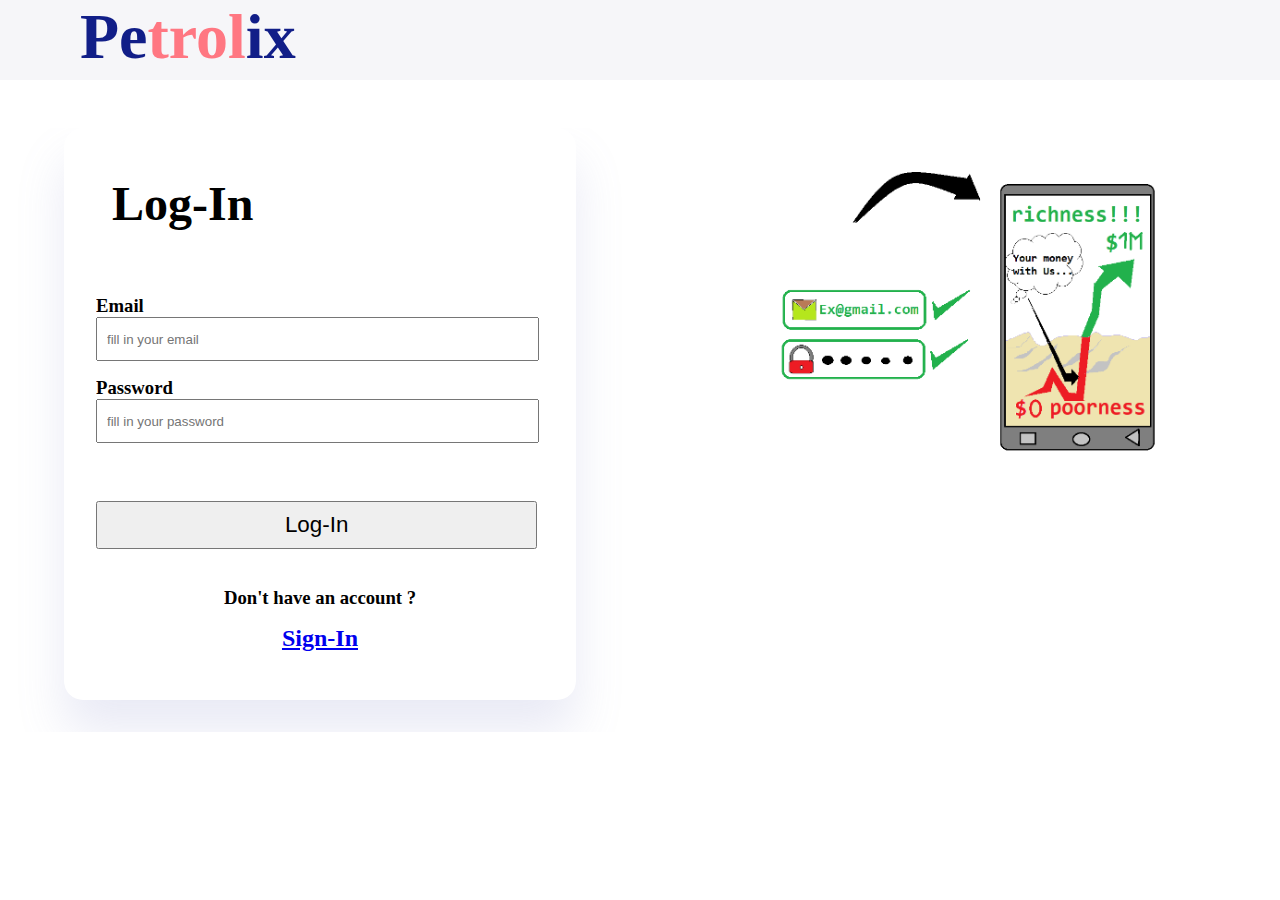
<file: index.html>
<!DOCTYPE html>
<html lang="en">

<head>
    <meta charset="UTF-8">
    <meta http-equiv="X-UA-Compatible" content="IE=edge">
    <meta name="viewport" content="width=device-width, initial-scale=1.0">
    <title>User Log-In</title>
    <link rel="stylesheet" href="./presentation/user_op.css">
    <script src="./treathment/script.js"></script>
</head>

<body onload="start()">
    <div class="container">
        <div class="header_div">
            <div class="header_text">
                <h1 class="petrolix">Pe<span class="danger">trol</span>ix</h1>
            </div>
        </div>
        <div class="main">
            <div class="main_left">
                <div class="popup">
                    <img id="ref_img" src="./presentation/img/failed.png">
                    <h2 id="message">Message !</h2>
                    <p id="message_details">Details about the previous message...</p>
                    <button type="button" id="pop_btn">OK</button>
                </div>
                <div class="sign_in_form">
                    <!--<form name="log_in_form" id="form_inputs" method="post">-->
                    <div class="form_header">
                        <h1>Log-In</h1>
                    </div>
                    <div class="form_body">
                        <h3 for="nexter">Email</h3>
                        <input type="email" name="user_email" id="in_2" required placeholder="fill in your email">
                        <h3 for="nexter">Password</h3>
                        <input type="password" name="user_password" id="in_3" required placeholder="fill in your password" minlength="5" maxlength="32"><br>
                        <input type="hidden" name="hidden_code" id="in_6"><br>
                        <input type="submit" value="Log-In" id="form_submit_log">
                        <h3 class="to_center">Don't have an account ?</h3>
                        <h2 class="to_center">
                            <a href="./presentation/sign_in.html">Sign-In</a>
                        </h2>
                    </div>
                    <!--</form>-->
                </div>
            </div>
            <div class="main_right" id="div_alerts">
                <div class="img_div">
                    <img src="./presentation/img/log_in.png" alt="">
                </div>
            </div>
        </div>
    </div>
    <script src="./treathment/log_in.js"></script>
    <script src="./treathment/jquery-3.6.0.js"></script>
</body>

</html>
</file>
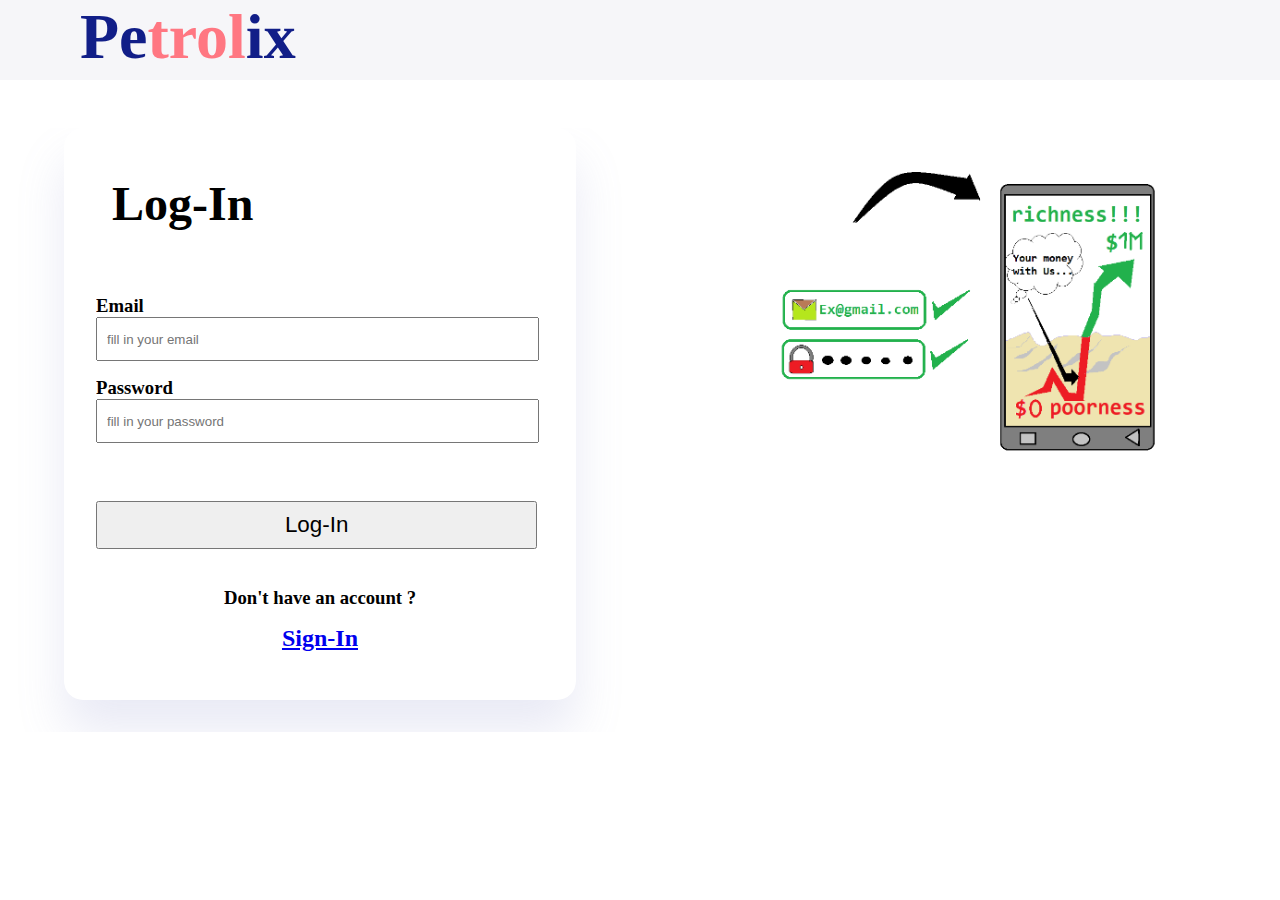
<file: presentation/index.html>
<!DOCTYPE html>
<html lang="en">

<head>
    <meta charset="UTF-8">
    <meta http-equiv="X-UA-Compatible" content="IE=edge">
    <meta name="viewport" content="width=device-width, initial-scale=1.0">
    <title>User Account</title>
    <link rel="stylesheet" href="index.css">
    <script src="../treathment/script.js"></script>
</head>

<body onload="refresh()">
    <div class="container">
        <div class="nav_div">
            <div class="header_div">
                <div class="first_header">
                    <div class="header_text">
                        <h1 class="petrolix">Pe<span class="danger">trol</span>ix</h1>
                    </div>
                    <div class="global_info">
                        <div class="header_daily">
                            <h4>Daily earnings</h4>
                            <input type="text" disabled id="account_daily" value="today : $0.00">
                        </div>
                        <div class="header_plan">
                            <h4>Refer friends</h4>
                            <input type="text" disabled id="account_refers" value=" 0 friend(s)">
                        </div>
                        <div class="header_plan">
                            <h4>Referral code</h4>
                            <input type="text" disabled id="account_code" value="ref: XM2S1">
                        </div><br>

                    </div>
                    <div class="header_amount">
                        <h3 class="amount_text">Amount</h3>
                        <input type="text" class="amount_dollar" disabled id="account_amount" value="$0.00">
                    </div>
                </div>
                <div class="second_header">
                    <input type="button" id="deposit_for_pop" value="Deposit">
                    <input type="button" id="withdraw_for_pop" value="Withdraw">
                </div>
                <p>Amount withdrawable :
                    <span id="withdrawable">
                        $0.00
                    </span><br> User : <b><span id="actual_user">
                        
                    </span></b>
                </p>
                <div class="popup">
                    <img id="ref_img" src="./img/success.png">
                    <h2 id="message">Message !</h2>
                    <p id="message_details">Details about the previous message...</p>
                    <select class="no_see_input_1" name="dep_type_pop" id="in_1">
                        <option value="1">Standard</option>
                        <option value="2">Referral</option>
                        <option value="3">Cost</option>
                    </select><br>
                    <input type="number" class="no_see_input_2" name="in_amount_pop" id="in_2" required placeholder="10.0" minlength="1" maxlength="4">
                    <button type="button" id="pop_btn">OK</button>
                </div>
            </div>
        </div>
        <div class="up_center">
            <input type="search" name="share_link" id="share_link" class="share_link" disabled value="./sign_in.html?ref=XM2S1">&nbsp;&nbsp;
            <small>Click on the button to copy link and share to friends</small>&nbsp;&nbsp;
            <input type="button" value="Sponsor Friends" class="share_btn" id="sponsor_friends_btn">
        </div>
        <div class="center">
            <div class="plan" id="plan_standard">
                <h3 class="plan_header">Standard Investment Plan</h3>
                <img src="./img/standard.png" alt="">
                <h6>Click and start to invest now</h6>
            </div>
            <div class="plan" id="plan_referral">
                <h3 class="best_plan">Best no cost Investment with referrals</h3>
                <img src="./img/referal.png" alt="">
                <h6>Click and start to invest now</h6>
            </div>
            <div class="plan" id="plan_cost">
                <h3 class="cost_plan">Cost Investment Plan</h3>
                <img src="./img/cost.png" alt="">
                <h6>Click and start to invest now</h6>
            </div>
        </div>
        <div class="bottom">
            <div class="history">
                <h3 class="history_header">Total deposits</h3>
                <img src="./img/deposit.png" alt="">
                <div class="total_deposits">
                    <h1 id="total_deposits_text">$0.00</h1>
                </div>
            </div>
            <div class="history">
                <h3 class="history_header">Total withdrawals</h3>
                <img src="./img/withdraw.png" alt="">
                <div class="total_withdrawals">
                    <h1 id="total_withdrawals_text">$0.00</h1>
                </div>
            </div>
            <div class="history">
                <h3 class="history_header">Total earnings</h3>
                <img src="./img/actual_plan.png" alt="">
                <div class="total_earnings">
                    <h1 id="total_earnings_text">$0.00</h1>
                </div>
            </div>
            <div class="history">
                <h3 class="history_header">Actual Investment plan(s)</h3>
                <i class="icon"></i>
                <div class="recent_transactions">
                    <div class="type_recent">
                        <h4 class="h4_bottom">Plan</h4>
                        <h5>Standard</h5>
                        <h5>Referral</h5>
                        <h5>Cost</h5>
                    </div>
                    <div class="amount_recent">
                        <h4 class="h4_bottom">Amount</h4>
                        <h5 id="amount_in_standard">$0.00</h5>
                        <h5 id="amount_in_referral">$0.00</h5>
                        <h5 id="amount_in_cost">$0.00</h5>
                    </div>
                </div>

            </div>
            <div class="history">
                <h3 class="history_header">Recent transactions</h3>
                <i class="icon"></i>
                <div class="recent_transactions">
                    <div class="type_recent">
                        <h4 class="h4_bottom">Operation</h4>
                        <h5 id="recent_operation_1">Withdraw</h5>
                        <h5 id="recent_operation_2">Withdraw</h5>
                        <h5 id="recent_operation_3">Deposit</h5>
                        <h5 id="recent_operation_4">Withdraw</h5>
                        <h5 id="recent_operation_5">Deposit</h5>
                    </div>
                    <div class="amount_recent">
                        <h4 class="h4_bottom">Amount</h4>
                        <h5 id="recent_operation_1_amount">$0.00</h5>
                        <h5 id="recent_operation_2_amount">$0.00</h5>
                        <h5 id="recent_operation_3_amount">$0.00</h5>
                        <h5 id="recent_operation_4_amount">$0.00</h5>
                        <h5 id="recent_operation_5_amount">$0.00</h5>
                    </div>
                </div>
            </div>
            <div class="history">
                <h3 class="history_header">Best transactions</h3>
                <i class="icon"></i>
                <div class="best_transactions">
                    <div class="type_best">
                        <h4 class="h4_bottom">Operation</h4>
                        <h4 id="best_first_operation">Withdraw</h4>
                        <h4 id="best_second_operation">Deposit</h4>
                    </div>
                    <div class="amount_best">
                        <h4 class="h4_bottom">Amount</h4>
                        <h4 id="best_first_operation_amount">$0.00</h4>
                        <h4 id="best_second_operation_amount">$0.00</h4>
                    </div>
                </div>
            </div>

        </div>
        <input type="hidden" name="hidden_code" id="in_6"><br>
    </div>
    <script src="../treathment/account.js"></script>
    <script src="../treathment/jquery-3.6.0.js"></script>

</body>

</html>
</file>
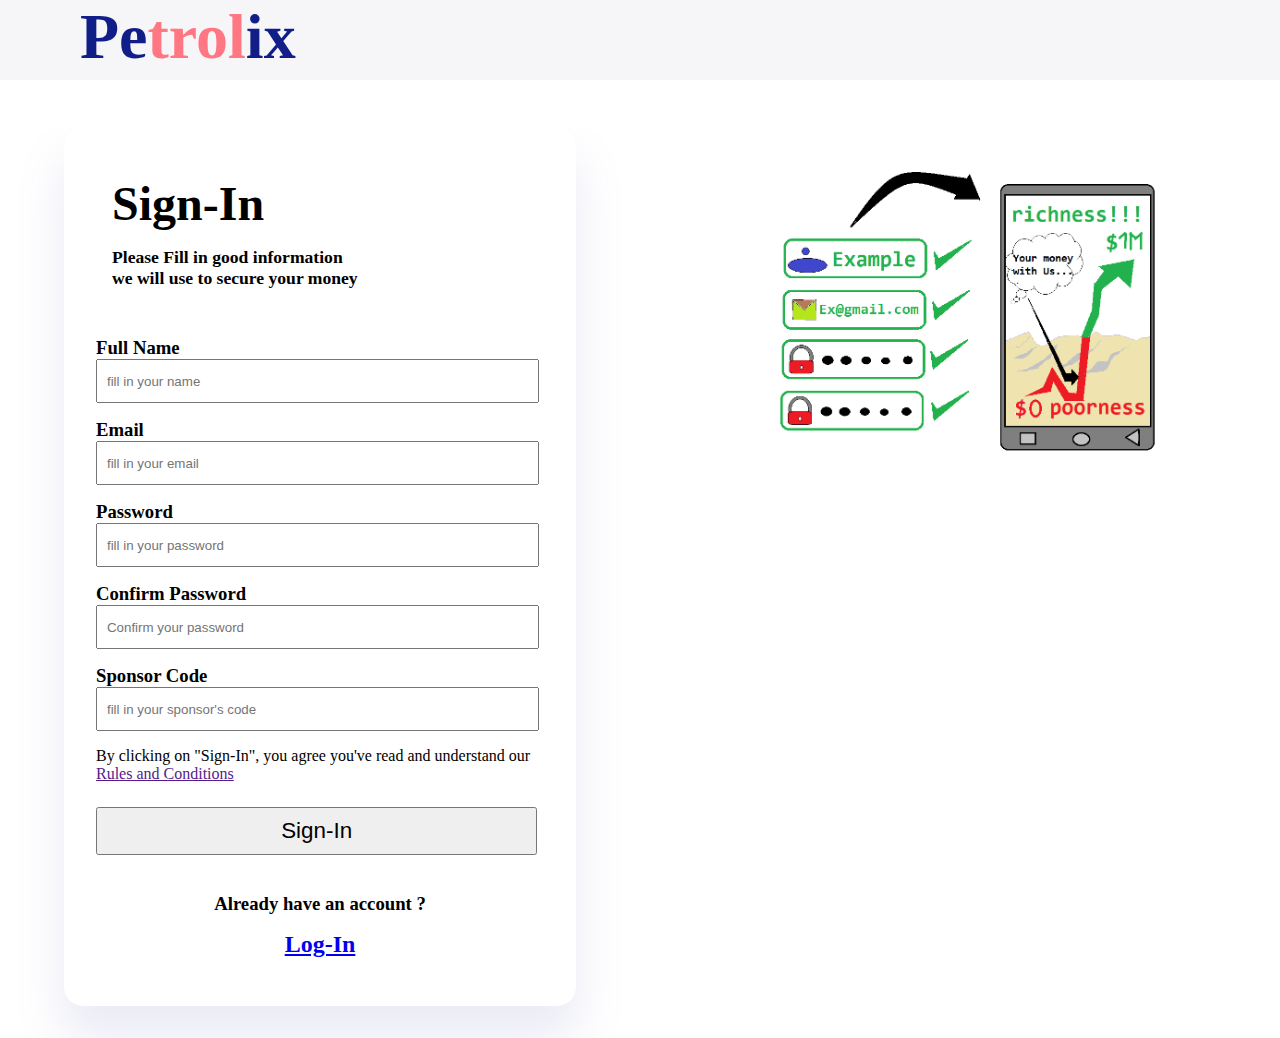
<file: presentation/sign_in.html>
<!DOCTYPE html>
<html lang="en">

<head>
    <meta charset="UTF-8">
    <meta http-equiv="X-UA-Compatible" content="IE=edge">
    <meta name="viewport" content="width=device-width, initial-scale=1.0">
    <title>User Sign-In</title>
    <link rel="stylesheet" href="./user_op.css">
    <script src="../treathment/script.js"></script>
</head>

<body onload="loadingSignIn()">
    <div class="container">
        <div class="header_div">
            <div class="header_text">
                <h1 class="petrolix">Pe<span class="danger">trol</span>ix</h1>
            </div>
        </div>
        <div class="main">
            <div class="main_left">
                <div class="popup">
                    <img id="ref_img" src="./img/success.png">
                    <h2 id="message">Message !</h2>
                    <p id="message_details">Details about the previous message...</p>
                    <button type="button" id="pop_btn">OK</button>
                </div>
                <div class="sign_in_form">
                    <!--<form name="sign_in_form" id="form_inputs" method="post">-->
                    <div class="form_header">
                        <h1>Sign-In</h1>
                        <h2>Please Fill in good information</h2>
                        <h2>we will use to secure your money</h2>
                    </div>
                    <div class="form_body">
                        <h3 for="nexter">Full Name</h3>
                        <input type="text" name="user_name" id="in_1" required placeholder="fill in your name" minlength="5" maxlength="32">
                        <h3 for="nexter">Email</h3>
                        <input type="email" name="user_email" id="in_2" required placeholder="fill in your email">
                        <h3 for="nexter">Password</h3>
                        <input type="password" name="user_password" id="in_3" required placeholder="fill in your password" minlength="5" maxlength="32">
                        <h3 for="nexter">Confirm Password</h3>
                        <input type="password" name="user_password_confirm" id="in_4" required placeholder="Confirm your password" minlength="5" maxlength="32">
                        <h3 for="nexter">Sponsor Code</h3>
                        <input type="text" name="sponsor_code" id="in_5" placeholder="fill in your sponsor's code" minlength="5" maxlength="5">
                        <input type="hidden" name="hidden_code" id="in_6"><br>
                        <p>By clicking on "Sign-In", you agree you've read and understand our
                            <a href="">Rules and Conditions</a>
                        </p>
                        <input type="submit" value="Sign-In" id="form_submit_sign">
                        <h3 class="to_center">Already have an account ?</h3>
                        <h2 class="to_center">
                            <a href="../index.html ">Log-In</a>
                        </h2>
                    </div>
                    <!--</form>-->
                </div>
            </div>
            <div class="main_right ">
                <div class="img_div ">
                    <img src="./img/sign_in.png " alt=" ">
                </div>
            </div>
        </div>
    </div>
    <script src="../treathment/sign_in.js"></script>
    <script src="../treathment/jquery-3.6.0.js"></script>
</body>

</html>
</file>
<file: presentation/user_op.css>
@import url("https://fonts.googleapis.com/css2?family=Poppins:wght@300;400;500;600;700;800&display=swap");
     :root {
        --color-primary: #7380ec;
        --color-danger: #ff7782;
        --color-success: #41f1b6;
        --color-warning: #ffbb55;
        --color-white: #fff;
        --color-info-dark: #7d8da1;
        --color-info-light: #dce1eb;
        --color-dark: #363949;
        --color-light: rgba(132, 139, 200, 0.18);
        --color-primary-variant: #111e88;
        --color-dark-variant: #677483;
        --color-background: #f6f6f9;
        --card-radius: 2rem;
        --card-padding: 1rem 1.3rem;
        --border-radius-1: 0.4rem;
        --border-radius-2: 0.8rem;
        --border-radius-3: 1.2rem;
        --box-shadow: 0 2rem 3rem var(--color-light);
        --box-shadow-2: 0 2px 5px rgba(0, 0, 0, 0.2);
        --great-size: 1.8rem;
        --middle-size: 1.4rem;
        --small-size: 0.92rem;
        --smallest-size: 0.8rem;
    }
    
    html {
        font-size: 16px;
        height: 100vh;
    }
    
    * {
        margin: 0;
        padding: 0;
        overflow: hidden;
    }
    
    .petrolix {
        color: var(--color-primary-variant);
    }
    
    h1 {
        font-size: 3rem;
        margin-bottom: 1rem;
    }
    
    .danger {
        color: var(--color-danger);
    }
    
    .main {
        display: flex;
        padding-bottom: 2rem;
    }
    
    .header_text {
        background: var(--color-background);
        height: 5rem;
        margin-bottom: 3rem;
    }
    
    .header_text h1 {
        font-size: 4rem;
        padding-left: 5rem;
    }
    
    .main_left {
        margin: 0 auto;
        background: var(--color-white);
        border-radius: var(--border-radius-3);
        box-shadow: var(--box-shadow);
        width: 35%;
        height: 40%;
        padding: 2rem;
    }
    
    .form_header {
        margin-bottom: 2rem;
        padding: 1rem;
    }
    
    .form_header h2 {
        font-size: 1.1rem;
    }
    
    input {
        width: 96%;
        padding-left: 2%;
        height: 2.5rem;
        margin-bottom: 1rem;
    }
    
    .to_center {
        text-align: center;
        margin: 1rem;
    }
    
    input[type="submit"] {
        width: 98.5%;
        padding: 0;
        height: 3rem;
        margin: 1.5rem 0 1.4rem 0;
        font-size: 1.4rem;
        cursor: pointer;
    }
    
    .align_it_rules {
        left: 0;
        text-align: start;
    }
    
    .main_right {
        margin: 0 auto;
        padding: 2rem;
        width: 35%;
    }
    
    .main_right img {
        left: 0;
        width: 95%;
    }
    
    .popup {
        width: 35rem;
        background: var(--color-white);
        border-radius: .4rem;
        position: absolute;
        top: 50%;
        left: 50%;
        text-align: center;
        padding: 0 2rem 2rem;
        color: var(--color-dark);
        box-shadow: var(--box-shadow-2);
        opacity: 0;
        top: -200%;
        transform: translate(-50%, -50%) scale(0.5);
        transition: opacity 300ms ease-in-out, top 1000ms ease-in-out, transform 1000ms ease-in-out;
    }
    
    .popup.active {
        opacity: 1;
        top: 50%;
        transform: translate(-50%, -50%) scale(1);
        transition: transform 300ms cubic-bezier(0.18, 0.89, 0.43, 1.19);
    }
    
    .popup img {
        width: 7rem;
        border-radius: 50%;
        margin-top: 2rem;
    }
    
    .popup h2 {
        font-size: 2.1rem;
        font-weight: 500;
        margin: 2rem 0 0.7rem;
    }
    
    .popup button {
        width: 100%;
        margin-top: 3rem;
        margin-bottom: 2rem;
        padding: 0.7rem 0;
        background: var(--color-success);
        color: var(--color-white);
        border: 0;
        outline: none;
        font-size: 1rem;
        border-radius: 0.2rem;
        cursor: pointer;
        box-shadow: var(--box-shadow-2);
    }
    
    .danger_popup_btn {
        background: var(--color-danger);
    }
    
    .danger_popup_text {
        color: var(--color-danger);
    }
    
    @media only screen and (max-width: 880px) {
        html {
            font-size: 14px;
            height: max-content;
            width: 100%;
        }
        .main {
            padding-bottom: 2rem;
        }
        .main_left {
            background: var(--color-white);
            border-radius: var(--border-radius-3);
            box-shadow: var(--box-shadow);
            width: 85%;
            padding: 2rem;
        }
        .main_right {
            display: none;
        }
        .header_text h1 {
            font-size: 3rem;
            padding-left: 2rem;
        }
        .form_header {
            margin-bottom: 2rem;
            padding: 1rem;
        }
        .form_header h2 {
            font-size: 1.1rem;
        }
        input {
            width: 96%;
            padding-left: 2%;
            height: 2.5rem;
            margin-bottom: 1rem;
        }
        input[type="submit"] {
            width: 98.5%;
            padding: 0;
            height: 3rem;
            margin: 1.5rem 0 1.4rem 0;
        }
        .popup {
            width: 70%;
        }
    }
</file>
<file: presentation/index.css>
@import url("https://fonts.googleapis.com/css2?family=Poppins:wght@300;400;500;600;700;800&display=swap");
     :root {
        --color-primary: #7380ec;
        --color-danger: #ff7782;
        --color-success: #41f1b6;
        --color-warning: #ffbb55;
        --color-white: #fff;
        --color-info-dark: #7d8da1;
        --color-info-light: #dce1eb;
        --color-dark: #363949;
        --color-light: rgba(132, 139, 200, 0.18);
        --color-primary-variant: #111e88;
        --color-dark-variant: #677483;
        --color-background: #f6f6f9;
        --card-radius: 2rem;
        --card-padding: 1rem 1.3rem;
        --border-radius-1: 0.4rem;
        --border-radius-2: 0.8rem;
        --border-radius-3: 1.2rem;
        --box-shadow: 0 1rem 1rem var(--color-light);
        --box-shadow-2: 0 2px 5px rgba(0, 0, 0, 0.2);
        --great-size: 1.8rem;
        --middle-size: 1.4rem;
        --small-size: 0.92rem;
        --smallest-size: 0.8rem;
    }
    
    html {
        font-size: 16px;
        height: 100vh;
    }
    
    * {
        margin: 0;
        padding: 0;
        overflow: hidden;
    }
    
    p {
        margin-top: -1rem;
    }
    
    .container {
        text-align: center;
    }
    
    .nav_div {
        background: var(--color-background);
        height: 21rem;
    }
    
    .nav_div h1 {
        font-size: 5rem;
        text-align: left;
        color: var(--color-primary-variant);
    }
    
    .nav_div h3 {
        font-size: 2.5rem;
    }
    
    .first_header {
        padding-top: 3rem;
        display: flex;
    }
    
    .header_text {
        margin: 0 auto;
    }
    
    .header_amount {
        margin: 0 auto;
    }
    
    .header_amount input {
        font-size: 2.35rem;
        width: 12.1rem;
        border-radius: var(--border-radius-3);
        padding: 0.6rem;
        border: 0;
        font-weight: bold;
        background-color: var(--color-primary-variant);
        color: var(--color-warning);
    }
    
    .global_info {
        display: flex;
    }
    
    .second_header {
        padding: 1%;
    }
    
    .second_header input {
        height: 3.9rem;
        width: 25rem;
        border-radius: var(--border-radius-1);
        font-size: 2rem;
        border: 0;
        margin-top: 1rem;
    }
    
    .second_header input[value="Deposit"] {
        background: var(--color-success);
        color: var(--color-white);
        margin-bottom: 2%;
        cursor: pointer;
    }
    
    .second_header input[value="Withdraw"] {
        background: var(--color-danger);
        color: var(--color-white);
        margin-bottom: 2%;
        cursor: pointer;
    }
    
    .center {
        display: flex;
        padding: 2%;
    }
    
    .danger {
        color: var(--color-danger);
    }
    
    .center div {
        margin: 0 auto;
        width: 30rem;
        background: var(--color-white);
        border-radius: var(--border-radius-2);
        box-shadow: var(--box-shadow);
        height: 13.7rem;
        padding: 1rem;
        padding-top: 1.3rem;
        cursor: pointer;
    }
    
    .bottom {
        bottom: 0;
        background: var(--color-background);
        width: 100%;
        height: 30rem;
    }
    
    h3 {
        font-size: 1.8rem;
        color: var(--color-primary);
    }
    
    .best_plan {
        color: var(--color-success);
    }
    
    .cost_plan {
        color: var(--color-warning);
    }
    
    h6 {
        font-size: 1.2rem;
        color: var(--color-dark-variant);
    }
    
    i {
        font-size: 2rem;
    }
    
    .bottom h3 {
        font-size: 1.4rem;
        color: var(--color-dark);
    }
    
    img {
        width: 10rem;
        height: 8rem;
    }
    
    .bottom {
        display: flex;
        padding: 1%;
    }
    
    .bottom img {
        width: 8rem;
        height: 6rem;
    }
    
    .history {
        width: 12rem;
        margin: 0 auto;
        background: var(--color-white);
        border-radius: var(--border-radius-3);
        height: 12rem;
        box-shadow: var(--box-shadow);
    }
    
    .total_deposits_text {
        margin-top: 1rem;
    }
    
    .total_withdrawals_text {
        margin-top: 1rem;
    }
    
    .total_earnings_text {
        margin-top: 1rem;
    }
    
    .recent_transactions {
        display: flex;
        padding: 1rem;
    }
    
    .recent_transactions div {
        margin: 0 auto;
        padding-top: .5rem;
    }
    
    .best_transactions {
        display: flex;
        padding: 1rem;
    }
    
    .bottom h4,
    h5 {
        text-align: start;
    }
    
    .h4_bottom {
        color: var(--color-primary-variant);
        padding-bottom: .5rem;
    }
    
    .best_transactions div {
        margin: 0 auto;
        padding-top: .5rem;
    }
    
    .up_center {
        padding: .5rem;
    }
    
    .share_link {
        width: 30rem;
        height: 1.4rem;
        color: var(--color-primary-variant);
        font-size: 0.8rem;
    }
    
    .share_btn {
        width: 20rem;
        height: 2rem;
        font-size: 1rem;
        cursor: pointer;
    }
    
    small {
        font-size: 1rem;
    }
    
    .popup {
        width: 35rem;
        background: var(--color-white);
        border-radius: .4rem;
        position: absolute;
        top: 50%;
        left: 50%;
        text-align: center;
        padding: 0 2rem 2rem;
        color: var(--color-dark);
        box-shadow: var(--box-shadow-2);
        opacity: 0;
        top: -200%;
        transform: translate(-50%, -50%) scale(0.5);
        transition: opacity 300ms ease-in-out, top 1000ms ease-in-out, transform 1000ms ease-in-out;
    }
    
    .popup.active {
        opacity: 1;
        top: 50%;
        transform: translate(-50%, -50%) scale(1);
        transition: transform 300ms cubic-bezier(0.18, 0.89, 0.43, 1.19);
    }
    
    .popup img {
        width: 7rem;
        border-radius: 50%;
        margin-top: 2rem;
        height: 6rem;
    }
    
    .popup h2 {
        font-size: 2.1rem;
        font-weight: 500;
        margin: 2rem;
    }
    
    .popup button {
        width: 100%;
        margin-top: 3rem;
        margin-bottom: 2rem;
        padding: 0.7rem 0;
        background: var(--color-success);
        color: var(--color-white);
        border: 0;
        outline: none;
        font-size: 1rem;
        border-radius: 0.2rem;
        cursor: pointer;
        box-shadow: var(--box-shadow-2);
    }
    
    .no_see_input_1 {
        width: 96%;
        margin-top: 1.5rem;
        margin-bottom: 1rem;
        padding: 0.6re;
        font-size: 1.3rem;
        border-radius: 0.2rem;
        display: none;
    }
    
    .no_see_input_2 {
        width: 96%;
        margin-top: 1.5rem;
        margin-bottom: 1rem;
        padding: 0.6re;
        font-size: 1.3rem;
        font-weight: bold;
        border-radius: 0.2rem;
        display: none;
    }
    
    .no_see_input_1.visible_input {
        display: inline;
    }
    
    .no_see_input_2.visible_input {
        display: inline;
    }
    
    .danger_popup_btn {
        background: var(--color-danger);
    }
    
    .danger_popup_text {
        color: var(--color-danger);
    }
    
    @media only screen and (max-width: 880px) {
        html {
            font-size: 14px;
            height: max-content;
            width: 100%;
        }
        .first_header {
            padding-top: 3rem;
            display: inline;
        }
        p {
            margin-top: 0;
        }
        .container {
            text-align: left;
        }
        .container div {
            padding-left: 0.4rem;
        }
        .nav_div {
            background: var(--color-background);
            height: 25rem;
            width: 100%;
        }
        .container input {
            width: 96%;
        }
        input[type="text"] {
            width: 35%;
        }
        .center {
            display: inline;
        }
        .center div {
            width: 90%;
            margin-top: 2rem;
            text-align: center;
            padding: 1rem;
            padding-top: 1.3rem;
        }
        .bottom {
            display: inline;
            height: 100rem;
        }
        .history {
            width: 90%;
            margin-top: 2rem;
            text-align: center;
            padding: 1rem;
            padding-top: 1.3rem;
        }
        h3 {
            font-size: 1.8rem;
        }
        i {
            font-size: 2rem;
        }
        img {
            width: 10rem;
            height: 8rem;
        }
        .amount_text {
            display: none;
        }
        .amount_dollar {
            top: 0;
            right: 0;
            margin: 1rem 1rem 0 0;
            position: absolute;
        }
        .header_amount input {
            font-size: 1.4rem;
        }
        .header_text {
            top: 0;
            left: 0;
            padding: 0.6rem 0 0 1rem;
            position: absolute;
            background: var(--color-background);
            width: 100%;
        }
        .header_text h1 {
            font-size: 3rem;
        }
        .first_header h4 {
            display: none;
        }
        .global_info {
            padding-top: 5.5rem;
            width: 98%;
        }
        .global_info input {
            width: 95%;
        }
        .global_info div {
            margin-right: 0.2rem;
            margin-left: -1rem;
        }
        .share_link {
            width: 90%;
            height: 2rem;
        }
        .popup {
            width: 70%;
        }
    }
</file>
